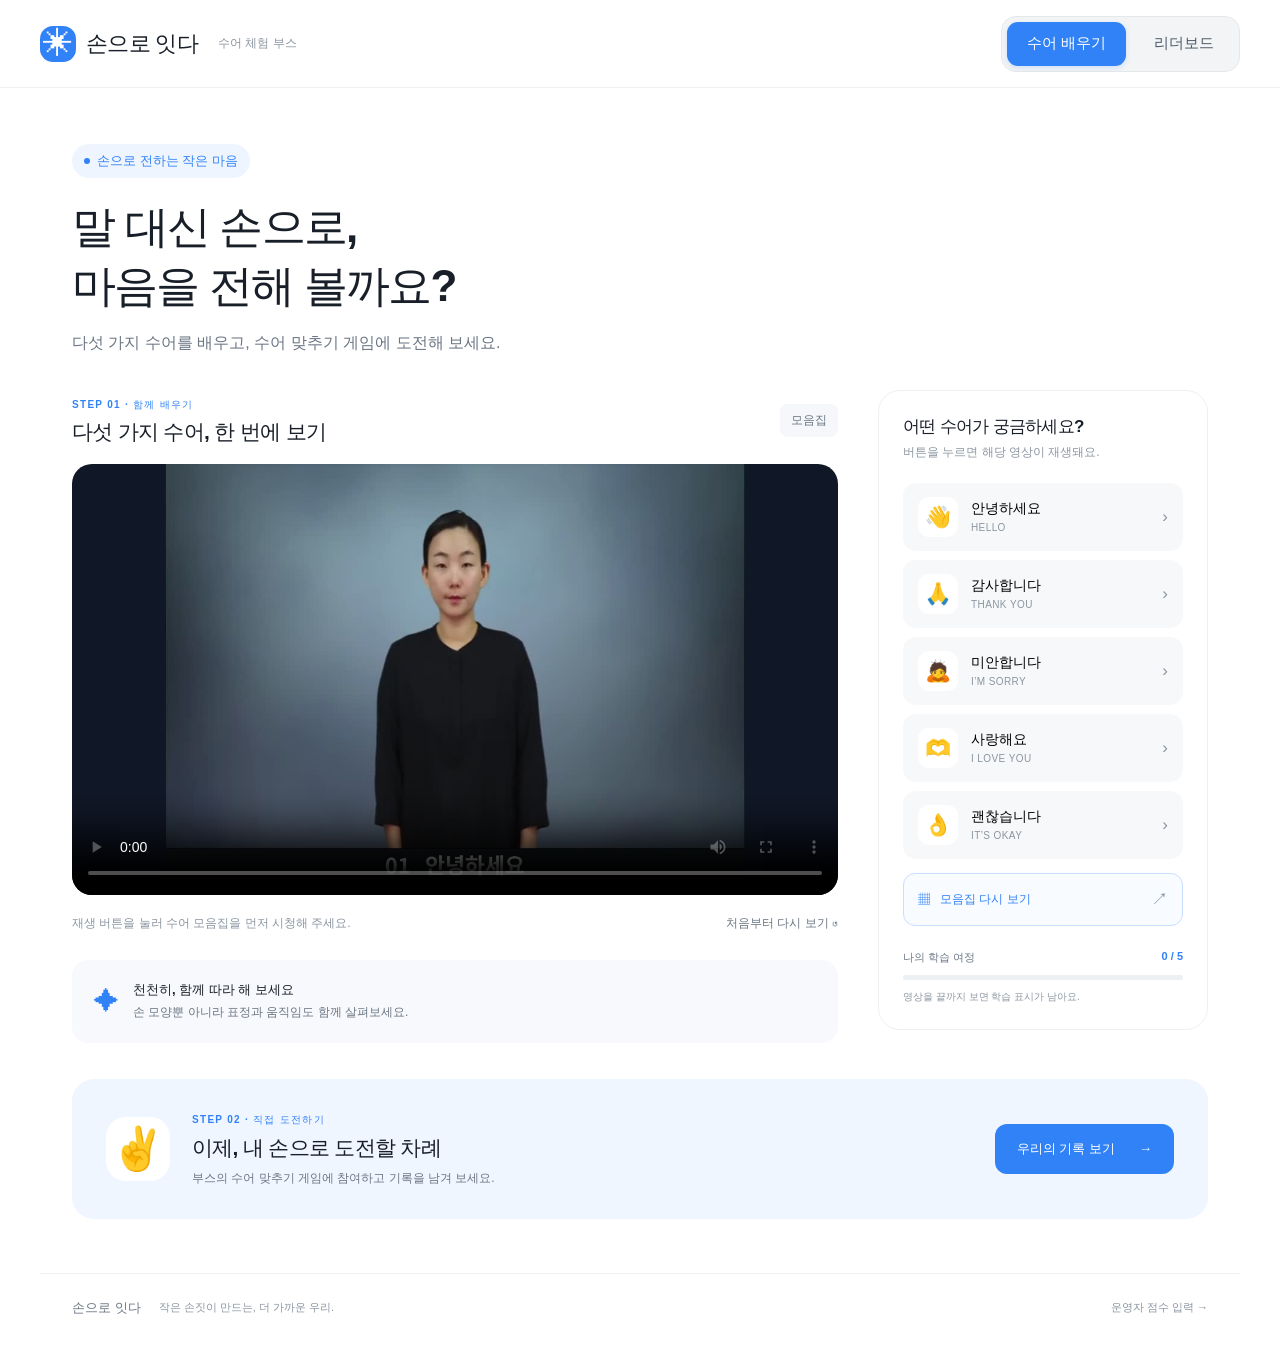
<file: index.html>
<!doctype html>
<html lang="ko"><head><meta charset="utf-8"><meta name="viewport" content="width=device-width,initial-scale=1"><meta name="theme-color" content="#3182f6"><meta name="description" content="영상으로 배우는 다섯 가지 수어. 손으로 마음을 전하고 수어 맞추기 게임에 도전해 보세요."><title>손으로 잇다 · 수어 체험</title><link rel="icon" href="assets/favicon.svg"><link rel="stylesheet" href="style.css"></head>
<body>
<header class="header"><a href="index.html" class="brand"><span class="brand-icon">✳</span>손으로 잇다<span class="brand-sub">수어 체험 부스</span></a><nav aria-label="메인 메뉴"><a href="index.html" aria-current="page">수어 배우기</a><a href="leaderboard.html">리더보드</a></nav></header>
<main class="learn-main">
<section class="intro"><span class="eyebrow"><span class="live-dot"></span> 손으로 전하는 작은 마음</span><h1>말 대신 손으로,<br>마음을 전해 볼까요?</h1><p>다섯 가지 수어를 배우고, 수어 맞추기 게임에 도전해 보세요.</p></section>
<div class="learning-layout">
<section class="player-section" aria-labelledby="video-title"><div class="video-heading"><div><span class="step" id="video-step">STEP 01 · 함께 배우기</span><h2 id="video-title">다섯 가지 수어, 한 번에 보기</h2></div><span class="video-count" id="video-count">모음집</span></div><div class="video-frame"><video id="lesson-video" controls playsinline preload="metadata" poster="assets/all.jpg"><source src="assets/all.mp4" type="video/mp4">이 브라우저는 영상 재생을 지원하지 않습니다.</video></div><div class="video-caption"><span id="video-description">재생 버튼을 눌러 수어 모음집을 먼저 시청해 주세요.</span><button class="text-button" id="replay">처음부터 다시 보기 ↺</button></div><p id="video-error" class="error" role="alert" hidden>영상을 불러오지 못했어요. 페이지를 새로고침한 뒤 다시 시도해 주세요.</p><div class="learning-tip"><span class="tip-icon">✦</span><div><strong>천천히, 함께 따라 해 보세요</strong><p>손 모양뿐 아니라 표정과 움직임도 함께 살펴보세요.</p></div></div></section>
<aside class="lesson-panel"><div class="panel-title"><h2>어떤 수어가 궁금하세요?</h2><p>버튼을 누르면 해당 영상이 재생돼요.</p></div><div id="lesson-buttons" class="lesson-list"></div><button id="all-video" class="collection-button active" aria-pressed="true"><span>▦</span> 모음집 다시 보기 <span class="arrow">↗</span></button><div class="progress-block"><div><span>나의 학습 여정</span><strong id="progress-count">0 / 5</strong></div><div class="progress-track"><span id="progress-fill"></span></div><p id="progress-label">영상을 끝까지 보면 학습 표시가 남아요.</p></div></aside>
</div>
<section class="game-banner"><div class="game-symbol" aria-hidden="true">✌</div><div><span class="step">STEP 02 · 직접 도전하기</span><h2>이제, 내 손으로 도전할 차례</h2><p>부스의 수어 맞추기 게임에 참여하고 기록을 남겨 보세요.</p></div><a href="leaderboard.html" class="primary-link">우리의 기록 보기 <span>→</span></a></section>
</main><footer><span class="footer-brand">손으로 잇다</span><span>작은 손짓이 만드는, 더 가까운 우리.</span><a href="admin.html">운영자 점수 입력 →</a></footer><script src="learn.js"></script></body></html>
</file>
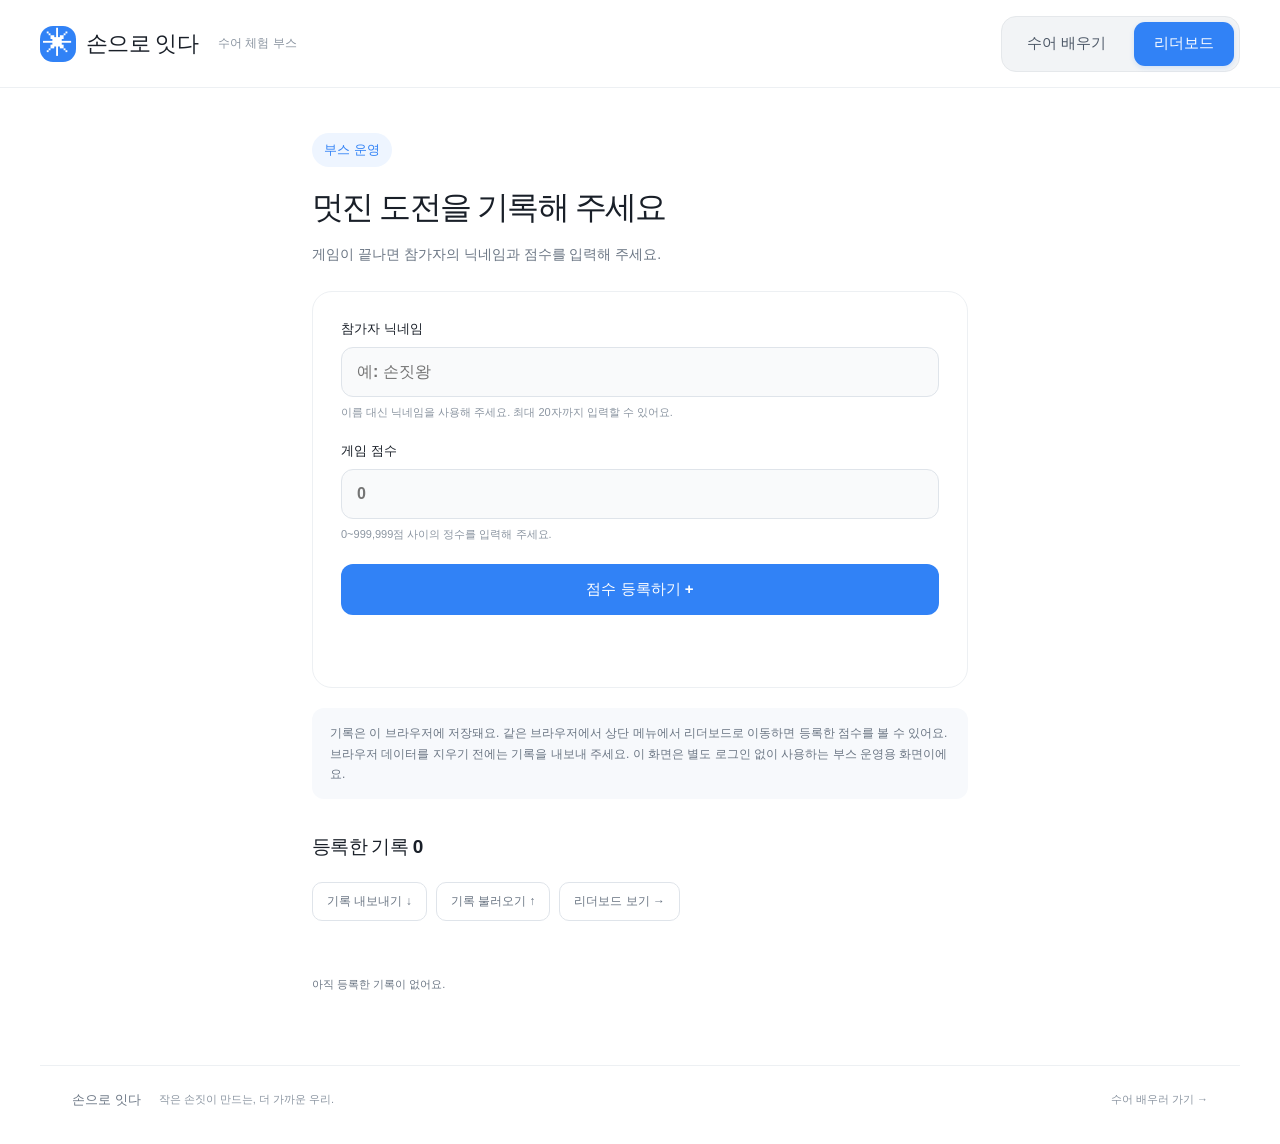
<file: admin.html>
<!doctype html><html lang="ko"><head><meta charset="utf-8"><meta name="viewport" content="width=device-width,initial-scale=1"><meta name="theme-color" content="#3182f6"><title>점수 입력 · 손으로 잇다</title><link rel="icon" href="assets/favicon.svg"><link rel="stylesheet" href="style.css"></head><body><header class="header"><a href="index.html" class="brand"><span class="brand-icon">✳</span>손으로 잇다<span class="brand-sub">수어 체험 부스</span></a><nav aria-label="메인 메뉴"><a href="index.html">수어 배우기</a><a href="leaderboard.html" aria-current="page">리더보드</a></nav></header><main class="admin-main"><span class="eyebrow">부스 운영</span><h1>멋진 도전을 기록해 주세요</h1><p class="admin-intro">게임이 끝나면 참가자의 닉네임과 점수를 입력해 주세요.</p><form id="score-form" class="form-card"><label class="field" for="nickname">참가자 닉네임<input id="nickname" name="nickname" placeholder="예: 손짓왕" maxlength="20" required autocomplete="off"><small>이름 대신 닉네임을 사용해 주세요. 최대 20자까지 입력할 수 있어요.</small></label><label class="field" for="score">게임 점수<input id="score" name="score" type="number" min="0" max="999999" step="1" placeholder="0" required inputmode="numeric"><small>0~999,999점 사이의 정수를 입력해 주세요.</small></label><button type="submit" class="primary-button">점수 등록하기 +</button><p class="status-message" id="form-status" role="status" aria-live="polite"></p></form><div class="info-note">기록은 <strong>이 브라우저에 저장</strong>돼요. 같은 브라우저에서 상단 메뉴에서 리더보드로 이동하면 등록한 점수를 볼 수 있어요. 브라우저 데이터를 지우기 전에는 기록을 내보내 주세요. 이 화면은 별도 로그인 없이 사용하는 부스 운영용 화면이에요.</div><section class="admin-list"><h2>등록한 기록 <span id="record-count">0</span></h2><div class="utility-actions"><button id="export-scores" class="secondary-button">기록 내보내기 ↓</button><label class="secondary-button import-label" for="import-file">기록 불러오기 ↑</label><input id="import-file" type="file" accept="application/json,.json" hidden><a class="secondary-button" href="leaderboard.html">리더보드 보기 →</a></div><p id="backup-status" class="status-message" role="status" aria-live="polite"></p><div id="records"></div></section></main><footer><span class="footer-brand">손으로 잇다</span><span>작은 손짓이 만드는, 더 가까운 우리.</span><a href="index.html">수어 배우러 가기 →</a></footer><script src="scores.js"></script><script src="admin.js"></script></body></html>
</file>
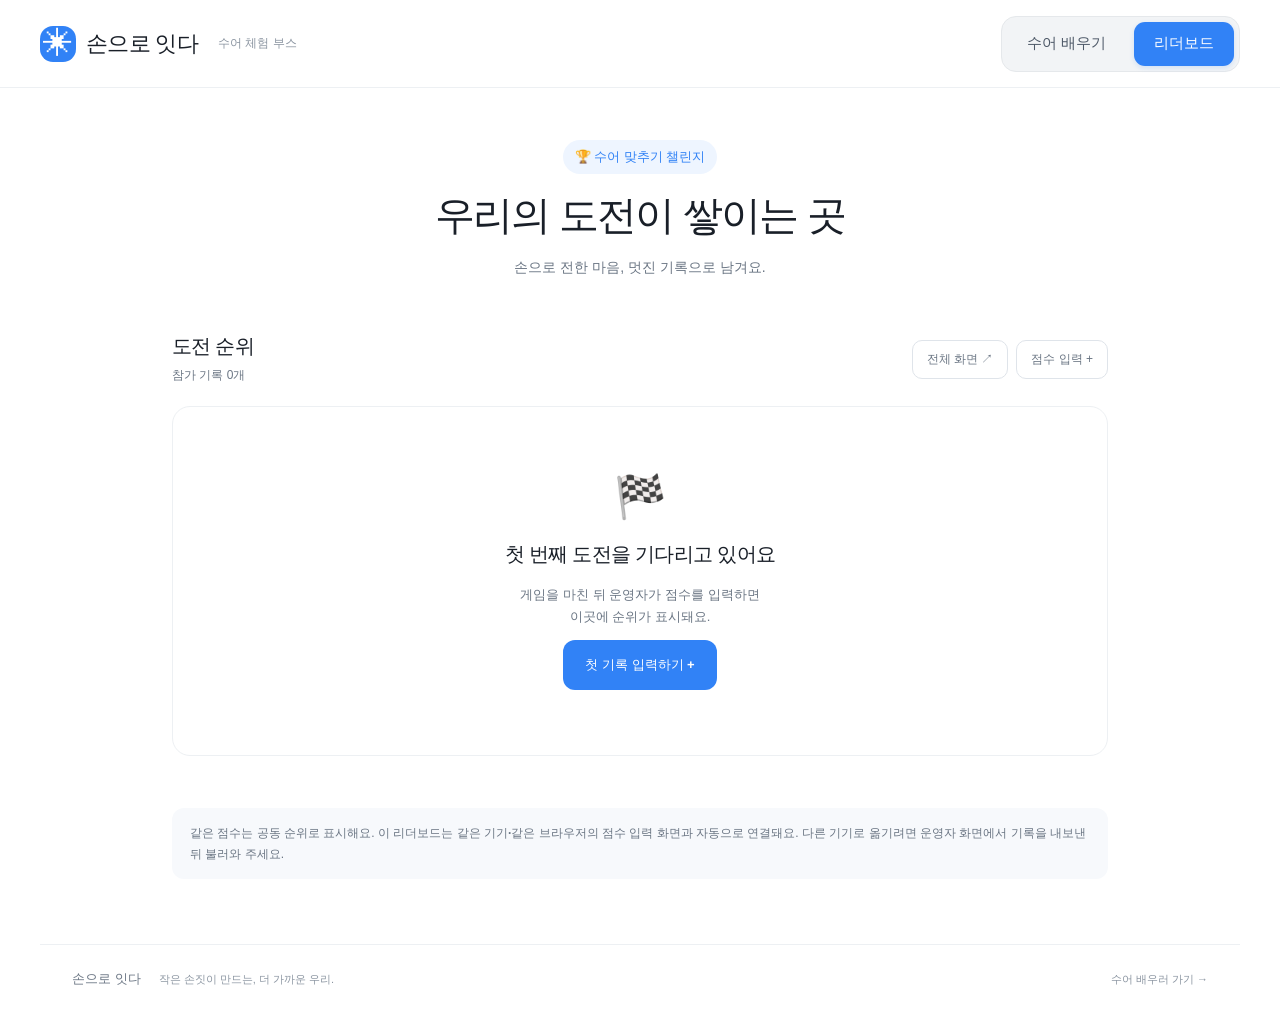
<file: leaderboard.html>
<!doctype html><html lang="ko"><head><meta charset="utf-8"><meta name="viewport" content="width=device-width,initial-scale=1"><meta name="theme-color" content="#3182f6"><title>리더보드 · 손으로 잇다</title><link rel="icon" href="assets/favicon.svg"><link rel="stylesheet" href="style.css"></head><body><header class="header"><a href="index.html" class="brand"><span class="brand-icon">✳</span>손으로 잇다<span class="brand-sub">수어 체험 부스</span></a><nav aria-label="메인 메뉴"><a href="index.html">수어 배우기</a><a href="leaderboard.html" aria-current="page">리더보드</a></nav></header><main class="board-main"><section class="board-intro"><span class="eyebrow">🏆 수어 맞추기 챌린지</span><h1>우리의 도전이 쌓이는 곳</h1><p>손으로 전한 마음, 멋진 기록으로 남겨요.</p></section><div class="board-summary"><div><h2>도전 순위</h2><p id="participant-count">참가 기록 0개</p></div><div class="board-actions"><button id="fullscreen" class="secondary-button">전체 화면 ↗</button><a href="admin.html" class="secondary-button">점수 입력 +</a></div></div><div id="podium" class="podium" hidden></div><div class="table-shell"><table class="ranking-table" id="ranking-table" hidden><thead><tr><th scope="col">순위</th><th scope="col">닉네임</th><th scope="col">점수</th></tr></thead><tbody id="ranking-body"></tbody></table><div class="empty-state" id="empty-state"><span class="empty-icon" aria-hidden="true">🏁</span><h2>첫 번째 도전을 기다리고 있어요</h2><p>게임을 마친 뒤 운영자가 점수를 입력하면<br>이곳에 순위가 표시돼요.</p><a href="admin.html" class="primary-link">첫 기록 입력하기 +</a></div></div><p class="status-message" id="board-status" role="status" aria-live="polite"></p><div class="info-note">같은 점수는 공동 순위로 표시해요. 이 리더보드는 <strong>같은 기기·같은 브라우저</strong>의 점수 입력 화면과 자동으로 연결돼요. 다른 기기로 옮기려면 운영자 화면에서 기록을 내보낸 뒤 불러와 주세요.</div></main><footer><span class="footer-brand">손으로 잇다</span><span>작은 손짓이 만드는, 더 가까운 우리.</span><a href="index.html">수어 배우러 가기 →</a></footer><script src="scores.js"></script><script src="leaderboard.js"></script></body></html>
</file>
<file: style.css>
:root{--blue:#3182f6;--ink:#191f28;--muted:#6b7684;--line:#edf0f3;--soft:#f5f7fa;font-family:Pretendard,-apple-system,BlinkMacSystemFont,"Apple SD Gothic Neo","Noto Sans KR",sans-serif;color:var(--ink);font-synthesis:none}*{box-sizing:border-box}body{margin:0;background:#fff}button,input,select{font:inherit}button,a{-webkit-tap-highlight-color:transparent}button{cursor:pointer}a{color:inherit;text-decoration:none}button:focus-visible,a:focus-visible,input:focus-visible{outline:3px solid #8bbaff;outline-offset:4px}.header{height:88px;border-bottom:1px solid var(--line);display:flex;align-items:center;justify-content:space-between;padding:0 max(32px,calc((100vw - 1200px)/2));gap:24px}.brand{display:flex;align-items:center;gap:10px;font-weight:800;font-size:22px;white-space:nowrap;letter-spacing:-.7px}.brand-icon{display:grid;place-items:center;background:var(--blue);color:white;border-radius:13px;width:36px;height:36px;font-size:30px}.brand-sub{font-size:12px;color:#8b95a1;font-weight:500;margin-left:10px;letter-spacing:0}.header nav{display:flex;gap:30px;align-items:center;font-size:14px;font-weight:600;color:var(--muted)}.header nav a[aria-current]{color:var(--blue)}.header nav a:hover{color:var(--blue)}.learn-main,.board-main,.admin-main{max-width:1200px;margin:auto;padding:0 32px}.intro{padding:56px 0 34px}.eyebrow{font-size:13px;color:var(--blue);font-weight:700;display:inline-flex;align-items:center;gap:7px;background:#eef5ff;padding:8px 12px;border-radius:30px}.live-dot{width:6px;height:6px;border-radius:50%;background:var(--blue)}h1{font-size:44px;line-height:1.35;letter-spacing:-1.8px;margin:19px 0 14px;font-weight:750}h2{letter-spacing:-.7px}p{line-height:1.65}.intro>p{color:var(--muted);font-size:16px;margin:0}.learning-layout{display:grid;grid-template-columns:minmax(0,1fr) 330px;gap:40px;align-items:start}.video-heading{display:flex;align-items:center;justify-content:space-between;margin-bottom:18px;padding-top:4px}.step{font-size:10px;letter-spacing:1.3px;color:var(--blue);font-weight:800}.video-heading h2{font-size:21px;margin:6px 0 0}.video-count{font-size:12px;color:var(--muted);background:var(--soft);border-radius:8px;padding:8px 11px}.video-frame{background:#101726;border-radius:20px;overflow:hidden;aspect-ratio:16/9;display:flex;align-items:center;justify-content:center}video{width:100%;height:100%;object-fit:contain;display:block}.video-caption{display:flex;justify-content:space-between;gap:12px;margin-top:14px;align-items:center;color:#8b95a1;font-size:12px}.text-button{border:0;background:none;color:var(--muted);padding:6px 0;font-size:12px;white-space:nowrap}.text-button:hover{color:var(--blue)}.learning-tip{background:#f7f9fc;padding:20px 22px;display:flex;gap:14px;align-items:center;border-radius:16px;margin-top:22px}.tip-icon{font-size:25px;color:var(--blue)}.learning-tip strong{font-size:13px}.learning-tip p{font-size:12px;color:var(--muted);margin:4px 0 0}.lesson-panel{border:1px solid var(--line);border-radius:22px;padding:24px}.panel-title h2{font-size:17px;margin:0 0 5px}.panel-title p{font-size:12px;color:#8b95a1;margin:0 0 20px}.lesson-list{display:flex;flex-direction:column;gap:9px}.lesson-button{display:flex;align-items:center;width:100%;gap:13px;padding:13px 14px;background:#f7f8fa;border:1.5px solid transparent;border-radius:13px;text-align:left;transition:background .15s,transform .15s}.lesson-button:hover{background:#edf4ff;transform:translateX(2px)}.lesson-button.active{border-color:var(--blue);background:#eff6ff}.lesson-icon{background:white;border-radius:11px;display:grid;place-items:center;font-size:21px;width:40px;height:40px;flex-shrink:0}.lesson-label{flex:1;font-size:14px;font-weight:650}.lesson-label small{display:block;font-size:10px;font-weight:500;color:#8b95a1;margin-top:4px;letter-spacing:.4px}.arrow{margin-left:auto;color:#8b95a1;font-size:17px}.lesson-button.watched .arrow{color:var(--blue)}.collection-button{display:flex;align-items:center;gap:10px;width:100%;background:white;border:1px solid #e5e8eb;border-radius:12px;padding:14px;font-size:12px;font-weight:600;margin-top:14px}.collection-button.active{color:var(--blue);border-color:#c8dfff;background:#f8fbff}.progress-block{margin-top:24px}.progress-block>div:first-child{display:flex;justify-content:space-between;font-size:11px;color:var(--muted)}.progress-block strong{color:var(--blue)}.progress-track{height:5px;border-radius:5px;background:#edf0f3;margin-top:10px;overflow:hidden}.progress-track>span{display:block;height:100%;background:var(--blue);width:0;transition:width .3s}.progress-block p{font-size:10px;color:#8b95a1;margin:9px 0 0}.game-banner{display:flex;align-items:center;gap:22px;background:#f0f6ff;border-radius:22px;padding:30px 34px;margin:36px 0 54px}.game-symbol{font-size:42px;width:64px;height:64px;display:grid;place-items:center;background:white;border-radius:20px}.game-banner h2{font-size:21px;margin:7px 0}.game-banner p{font-size:12px;color:var(--muted);margin:0}.primary-link,.primary-button{display:inline-flex;align-items:center;justify-content:center;gap:24px;background:var(--blue);color:#fff;border:0;border-radius:12px;padding:16px 22px;font-size:13px;font-weight:700;white-space:nowrap;transition:background .2s}.primary-link:hover,.primary-button:hover{background:#1b64da}.game-banner .primary-link{margin-left:auto}footer{max-width:1200px;padding:25px 32px 35px;margin:auto;border-top:1px solid var(--line);display:flex;gap:18px;color:#8b95a1;font-size:11px;align-items:center}.footer-brand{font-weight:750;color:var(--muted);font-size:13px}footer a{margin-left:auto}footer a:hover{color:var(--blue)}.board-main{max-width:1000px;padding-bottom:65px}.board-intro{text-align:center;padding:52px 0 30px}.board-intro h1{font-size:40px;margin:14px 0 10px}.board-intro p{color:var(--muted);font-size:14px}.board-summary{display:flex;align-items:center;justify-content:space-between;margin:10px 0 20px}.board-summary h2{font-size:20px;margin:0}.board-summary p{font-size:12px;color:var(--muted);margin:6px 0 0}.board-actions{display:flex;gap:8px}.secondary-button{background:white;border:1px solid #dfe4ea;border-radius:10px;color:var(--muted);font-size:12px;padding:10px 14px}.secondary-button:hover{background:var(--soft)}.podium{display:grid;grid-template-columns:1fr 1fr 1fr;gap:15px;align-items:end;margin:20px 0 30px;min-height:210px}.podium-card{padding:25px 16px;text-align:center;border-radius:20px;background:#f7f8fa;min-height:185px}.podium-card.first{padding-top:30px;min-height:215px;background:#eef5ff;border:1px solid #d7e7ff}.medal{font-size:28px;display:block;margin-bottom:10px}.podium-card h3{font-size:18px;margin:8px 0;overflow-wrap:anywhere}.podium-score{font-size:24px;font-weight:800;letter-spacing:-.5px;color:var(--blue)}.podium-score small{font-size:12px;font-weight:500;margin-left:4px}.table-shell{border:1px solid var(--line);border-radius:18px;overflow:hidden}.ranking-table{border-collapse:collapse;width:100%;text-align:left;font-size:14px}.ranking-table th{background:#f7f8fa;font-weight:500;color:var(--muted);font-size:12px;padding:16px 22px}.ranking-table td{padding:18px 22px;border-top:1px solid var(--line)}.ranking-table td:last-child{text-align:right;font-weight:700;color:var(--blue)}.ranking-table th:last-child{text-align:right}.rank-number{color:#8b95a1;font-weight:700;width:90px}.empty-state{text-align:center;padding:65px 20px}.empty-state .empty-icon{font-size:42px}.empty-state h2{font-size:20px;margin-top:20px}.empty-state p{color:var(--muted);font-size:13px}.info-note{background:#f7f9fc;border-radius:12px;padding:15px 18px;font-size:12px;color:var(--muted);margin-top:20px;line-height:1.7}.status-message{min-height:20px;font-size:12px;color:var(--blue);margin:12px 0}.error{color:#d83a3a;font-size:12px;line-height:1.6}.admin-main{max-width:720px;padding-top:45px;padding-bottom:60px}.admin-main h1{font-size:32px}.admin-intro{font-size:14px;color:var(--muted);margin-bottom:25px}.form-card{border:1px solid var(--line);border-radius:20px;padding:28px}.field{display:block;font-size:13px;font-weight:600;margin-bottom:22px}.field input{display:block;width:100%;border:1px solid #dfe4ea;background:#f9fafb;border-radius:12px;padding:15px;font-size:16px;margin-top:9px;color:var(--ink)}.field small{display:block;font-size:11px;color:#8b95a1;margin-top:8px;font-weight:400}.form-card .primary-button{width:100%;font-size:15px}.admin-list{margin-top:35px}.admin-list h2{font-size:19px}.record-row{display:flex;align-items:center;gap:14px;padding:17px 0;border-bottom:1px solid var(--line)}.record-row .record-name{flex:1;overflow-wrap:anywhere;font-size:14px}.record-row strong{font-size:14px;white-space:nowrap}.delete-button{background:#fff0f0;color:#d74646;border:0;border-radius:7px;padding:7px 10px;font-size:11px}.utility-actions{display:flex;gap:9px;flex-wrap:wrap;margin:22px 0}.import-label{cursor:pointer}.save-note{font-size:11px;color:var(--muted)}[hidden]{display:none!important}@media(min-width:1450px){.intro{padding-top:68px}.learning-layout{gap:52px}}@media(max-width:900px){.brand-sub{display:none}.learning-layout{grid-template-columns:minmax(0,1fr) 295px;gap:23px}.lesson-panel{padding:19px}.game-banner{padding:24px;gap:16px}.game-symbol{display:none}.video-caption{align-items:flex-start;flex-direction:column;gap:3px}.header{padding:0 25px}}@media(max-width:700px){.header{height:72px;padding:0 20px;gap:12px}.brand{font-size:18px;gap:7px}.brand-icon{width:30px;height:30px;font-size:25px;border-radius:10px}.header nav{gap:16px;font-size:12px}.learn-main,.board-main,.admin-main{padding-left:20px;padding-right:20px}.intro{padding:34px 0 28px}h1{font-size:34px;letter-spacing:-1.3px}.intro>p{font-size:14px;max-width:290px}.learning-layout{grid-template-columns:1fr;gap:25px}.video-heading h2{font-size:19px}.video-frame{border-radius:15px}.video-caption{font-size:11px;flex-direction:row;gap:10px}.video-caption>span{max-width:65%}.learning-tip{margin-top:16px;padding:17px}.lesson-panel{padding:22px}.lesson-list{display:grid;grid-template-columns:1fr 1fr;gap:9px}.lesson-button{padding:11px 9px;gap:8px}.lesson-icon{width:31px;height:36px;font-size:19px}.lesson-label{font-size:12px}.lesson-label small{font-size:8px}.arrow{font-size:14px}.game-banner{align-items:flex-start;flex-direction:column;margin:25px 0 35px;padding:24px}.game-banner .primary-link{margin-left:0;width:100%;margin-top:8px}.game-banner h2{font-size:20px}footer{flex-wrap:wrap;padding:24px 20px;gap:12px}footer a{margin-left:0;width:100%}.board-intro{padding-top:35px}.board-intro h1{font-size:32px}.board-actions{gap:6px}.board-actions button{font-size:10px;padding:9px}.podium{gap:8px;min-height:190px}.podium-card{padding:20px 8px;min-height:165px;border-radius:14px}.podium-card.first{min-height:190px;padding-top:22px}.podium-card h3{font-size:14px}.podium-score{font-size:20px}.ranking-table th,.ranking-table td{padding:15px}.rank-number{width:65px}.form-card{padding:22px}}@media(prefers-reduced-motion:reduce){*{transition:none!important;scroll-behavior:auto!important}}

@media(max-width:700px){.header nav{gap:12px;font-size:11px}.header{padding-left:16px;padding-right:16px}.brand{font-size:16px}}

/* High-contrast navigation with generous touch targets. */
.header nav{gap:8px;padding:5px;background:#f2f4f6;border:1px solid #e5e8eb;border-radius:15px;color:#4e5968;font-size:15px;font-weight:700;flex-shrink:0}
.header nav a{display:flex;align-items:center;justify-content:center;min-height:44px;padding:0 20px;border-radius:11px;white-space:nowrap}
.header nav a:hover{background:#e5eaf0;color:#191f28}
.header nav a[aria-current]{background:#3182f6;color:#fff;box-shadow:0 2px 5px #3182f62b}
@media(max-width:700px){.header nav{gap:3px;padding:4px;font-size:13px;border-radius:13px}.header nav a{min-height:42px;padding:0 13px;border-radius:9px}.header{height:78px}.brand{font-size:17px}}
@media(max-width:360px){.header{padding:0 12px;gap:8px}.header nav a{padding:0 10px}.brand{font-size:15px}.brand-icon{width:27px;height:27px}}
</file>
